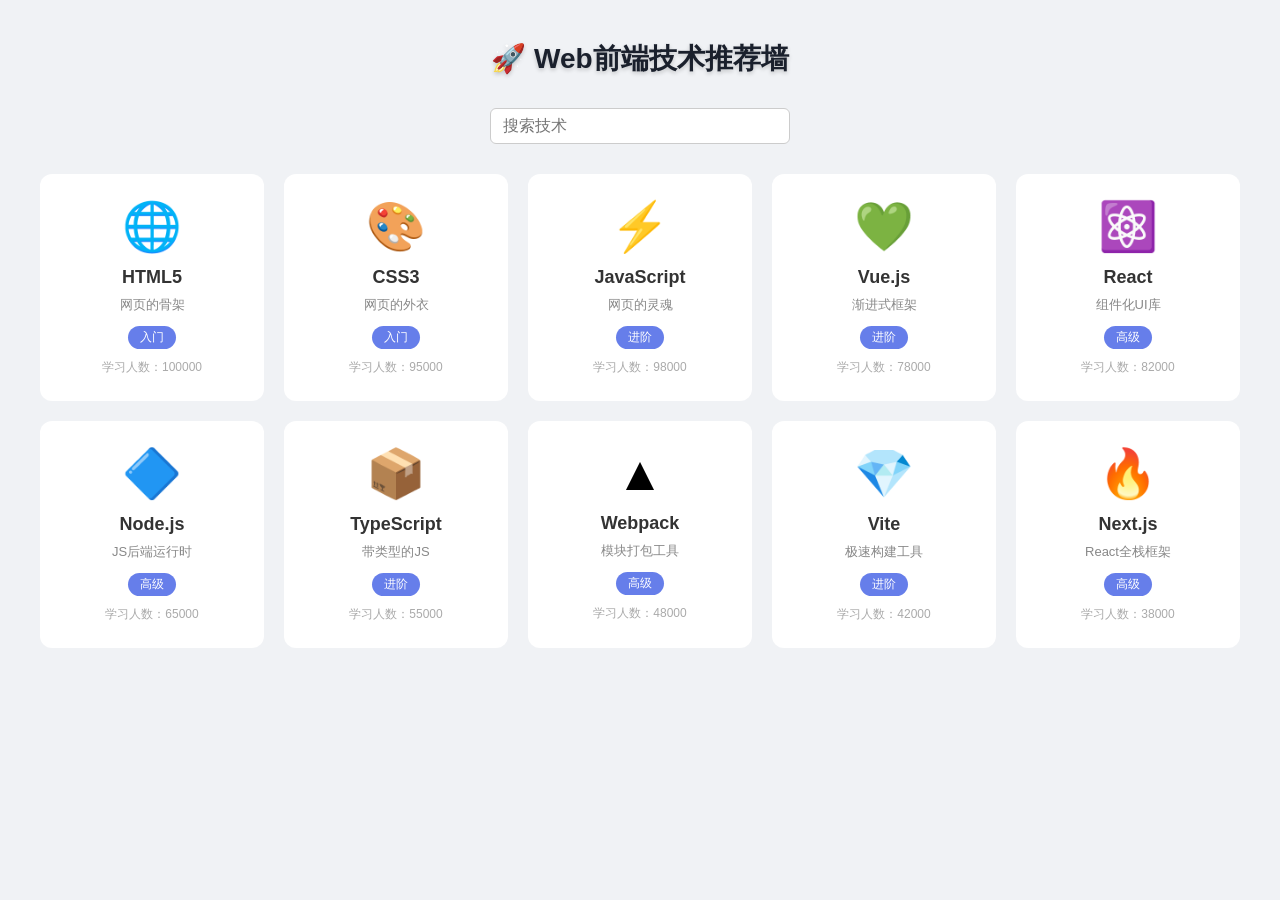
<file: index.html>
<!DOCTYPE html>
<html lang="zh-CN">
<head>
    <meta charset="UTF-8">
    <title>Web前端技术推荐墙</title>
    <style>
        * { margin: 0; padding: 0; box-sizing: border-box; }
        body {
            font-family: "Microsoft YaHei", sans-serif;
            background: #f0f2f5;
            min-height: 100vh;
            padding: 40px 20px;
        }
        h1 {
            text-align: center;
            color: #1a202c;
            margin-bottom: 30px;
            font-size: 28px;
            text-shadow: 0 2px 4px rgba(0,0,0,0.2);
        }
        #searchInput{
            display:block;
            margin:0 auto 30px;
            width:300px;
            padding:8px 12px;
            font-size:16px;
            border:1px solid #ccc;
            border-radius:6px;
        }
        .tech-grid {
            display: grid;
            grid-template-columns: repeat(auto-fill, minmax(220px, 1fr));
            gap: 20px;
            max-width: 1200px;
            margin: 0 auto;
        }
        .tech-card {
            background: #fff;
            border-radius: 12px;
            padding: 25px 20px;
            text-align: center;
            transition: all 0.3s ease;
            cursor: pointer;
        }
        .tech-card:hover {
            transform: translateY(-8px);
            box-shadow: 0 15px 30px rgba(0,0,0,0.3);
        }
        .tech-card .icon {
            font-size: 48px;
            margin-bottom: 12px;
        }
        .tech-card h3 {
            font-size: 18px;
            color: #333;
            margin-bottom: 8px;
        }
        .tech-card .desc {
            font-size: 13px;
            color: #888;
            margin-bottom: 12px;
        }
        .tech-card .level {
            display: inline-block;
            padding: 3px 12px;
            border-radius: 12px;
            font-size: 12px;
            color: #fff;
            background: #667eea;
            margin-bottom: 10px;
        }
        .tech-card .users {
            font-size: 12px;
            color: #aaa;
        }
    </style>
</head>
<body>
    <h1>🚀 Web前端技术推荐墙</h1>
    <!--实验要求6：搜索框-->
    <input id="searchInput" placeholder="搜索技术">
    <div class="tech-grid" id="techGrid"></div>

    <script>
        //TODO1：补全10条技术数据
        const technologies = [
            { icon: "🌐", name: "HTML5", desc: "网页的骨架", level: "入门", users: 100000 },
            { icon: "🎨", name: "CSS3", desc: "网页的外衣", level: "入门", users: 95000 },
            { icon: "⚡", name: "JavaScript", desc: "网页的灵魂", level: "进阶", users: 98000 },
            { icon: "💚", name: "Vue.js", desc: "渐进式框架", level: "进阶", users: 78000 },
            { icon: "⚛️", name: "React", desc: "组件化UI库", level: "高级", users: 82000 },
            { icon: "🔷", name: "Node.js", desc: "JS后端运行时", level: "高级", users: 65000 },
            { icon: "📦", name: "TypeScript", desc: "带类型的JS", level: "进阶", users: 55000 },
            { icon: "▲", name: "Webpack", desc: "模块打包工具", level: "高级", users: 48000 },
            { icon: "💎", name: "Vite", desc: "极速构建工具", level: "进阶", users: 42000 },
            { icon: "🔥", name: "Next.js", desc: "React全栈框架", level: "高级", users: 38000 }
        ];

        //渲染函数：接收数组，map+模板字符串+join+innerHTML渲染页面
        function render(list){
            //TODO2 TODO3
            let html = list.map(t=>{
                return `
                    <div class="tech-card">
                        <div class="icon">${t.icon}</div>
                        <h3>${t.name}</h3>
                        <p class="desc">${t.desc}</p>
                        <span class="level">${t.level}</span>
                        <p class="users">学习人数：${t.users}</p>
                    </div>
                `
            }).join('');
            //TODO4
            document.getElementById('techGrid').innerHTML = html;
        }

        //页面初始渲染全部数据
        render(technologies);

        //要求6：搜索过滤 filter + includes
        document.getElementById('searchInput').oninput = function(){
            let keyword = this.value.trim().toLowerCase();
            let filterArr = technologies.filter(item=>{
                return item.name.toLowerCase().includes(keyword);
            })
            render(filterArr);
        }

        //选做7：事件委托，点击卡片弹窗 e.target.closest()
        document.getElementById('techGrid').addEventListener('click',function(e){
            let card = e.target.closest('.tech-card');
            if(card){
                let name = card.querySelector('h3').innerText;
                alert(`你点击了：${name}`);
            }
        })
    </script>
</body>
</html>
</file>
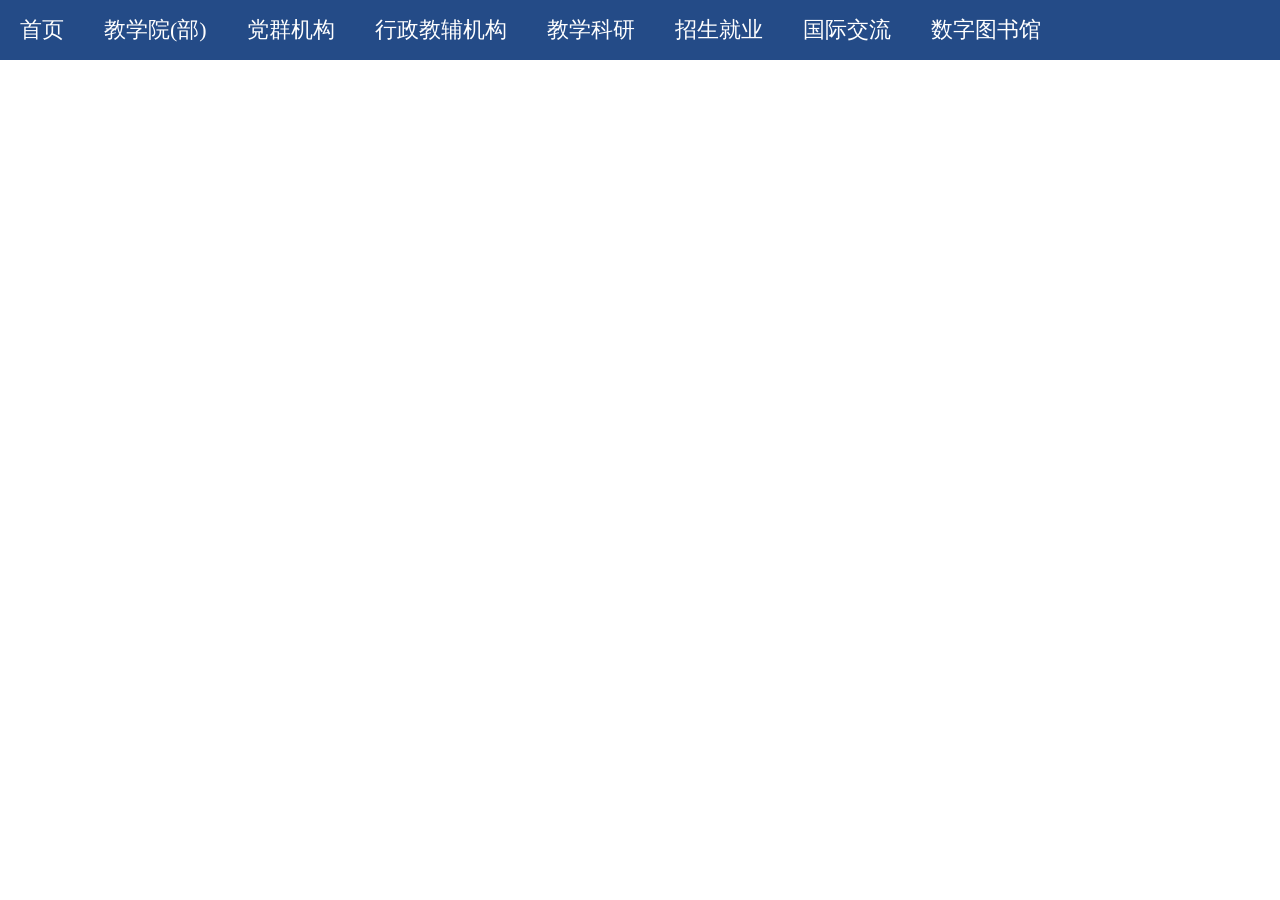
<file: 一级菜单.html>
<!DOCTYPE html>
<html lang="zh-CN">
<head>
    <meta charset="UTF-8">
    <title>一级导航菜单</title>
    <style>
        * {
            margin: 0;
            padding: 0;
        }
        ul {
            list-style: none;
            display: flex;
            background-color: #244b87;
        }
        li a {
            display: block;
            padding: 15px 20px;
            color: #ffffff;
            text-decoration: none;
            font-size: 22px;
        }
        li a:hover {
            background-color: #3b6cb8;
        }
    </style>
</head>
<body>
<ul>
    <li><a href="#">首页</a></li>
    <li><a href="#">教学院(部)</a></li>
    <li><a href="#">党群机构</a></li>
    <li><a href="#">行政教辅机构</a></li>
    <li><a href="#">教学科研</a></li>
    <li><a href="#">招生就业</a></li>
    <li><a href="#">国际交流</a></li>
    <li><a href="#">数字图书馆</a></li>
</ul>
</body>
</html>
</file>
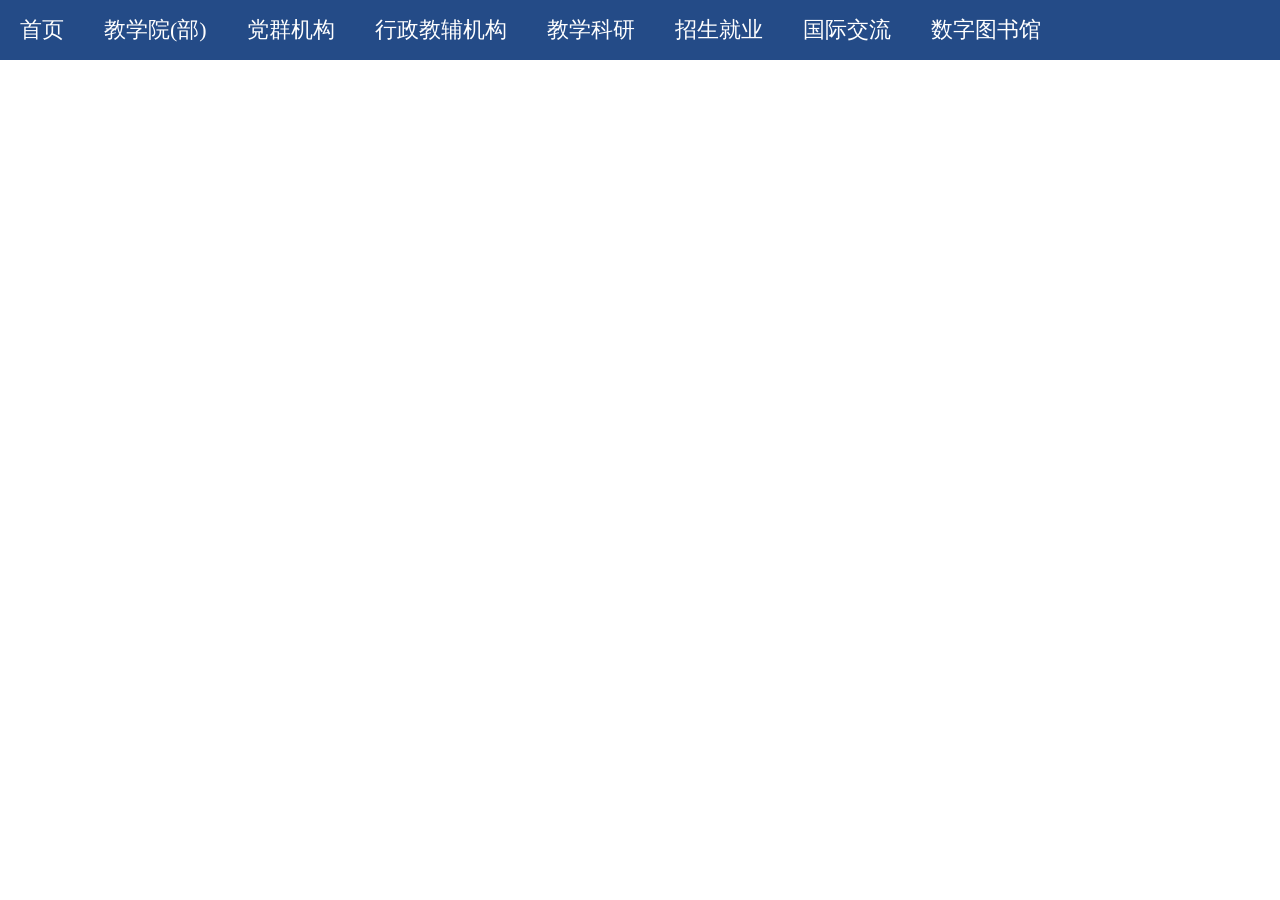
<file: 二级菜单.html>
<!DOCTYPE html>
<html lang="zh-CN">
<head>
    <meta charset="UTF-8">
    <title>二级下拉导航菜单</title>
    <style>
        * {
            margin: 0;
            padding: 0;
        }
        ul {
            list-style: none;
        }
        body > ul {
            display: flex;
            background-color: #244b87;
        }
        body > ul > li {
            position: relative;
        }
        body > ul > li > a {
            display: block;
            padding: 15px 20px;
            color: #fff;
            text-decoration: none;
            font-size: 22px;
        }
        body > ul > li > a:hover {
            background-color: #3b6cb8;
        }
        body > ul > li > ul {
            position: absolute;
            top: 100%;
            left: 0;
            width: 280px;
            background-color: #ffffff;
            display: none;
        }
        body > ul > li > ul > li > a {
            display: block;
            padding: 12px 20px;
            color: #222222;
            text-decoration: none;
            font-size: 20px;
        }
        body > ul > li > ul > li > a:hover {
            background-color: #e6edf8;
        }
        body > ul > li:hover > ul {
            display: block;
        }
    </style>
</head>
<body>
<ul>
    <li><a href="#">首页</a></li>
    <li>
        <a href="#">教学院(部)</a>
        <ul>
            <li><a href="#">计算机与电气工程学院</a></li>
            <li><a href="#">芙蓉学院</a></li>
        </ul>
    </li>
    <li><a href="#">党群机构</a></li>
    <li><a href="#">行政教辅机构</a></li>
    <li><a href="#">教学科研</a></li>
    <li><a href="#">招生就业</a></li>
    <li><a href="#">国际交流</a></li>
    <li><a href="#">数字图书馆</a></li>
</ul>
</body>
</html>
</file>
